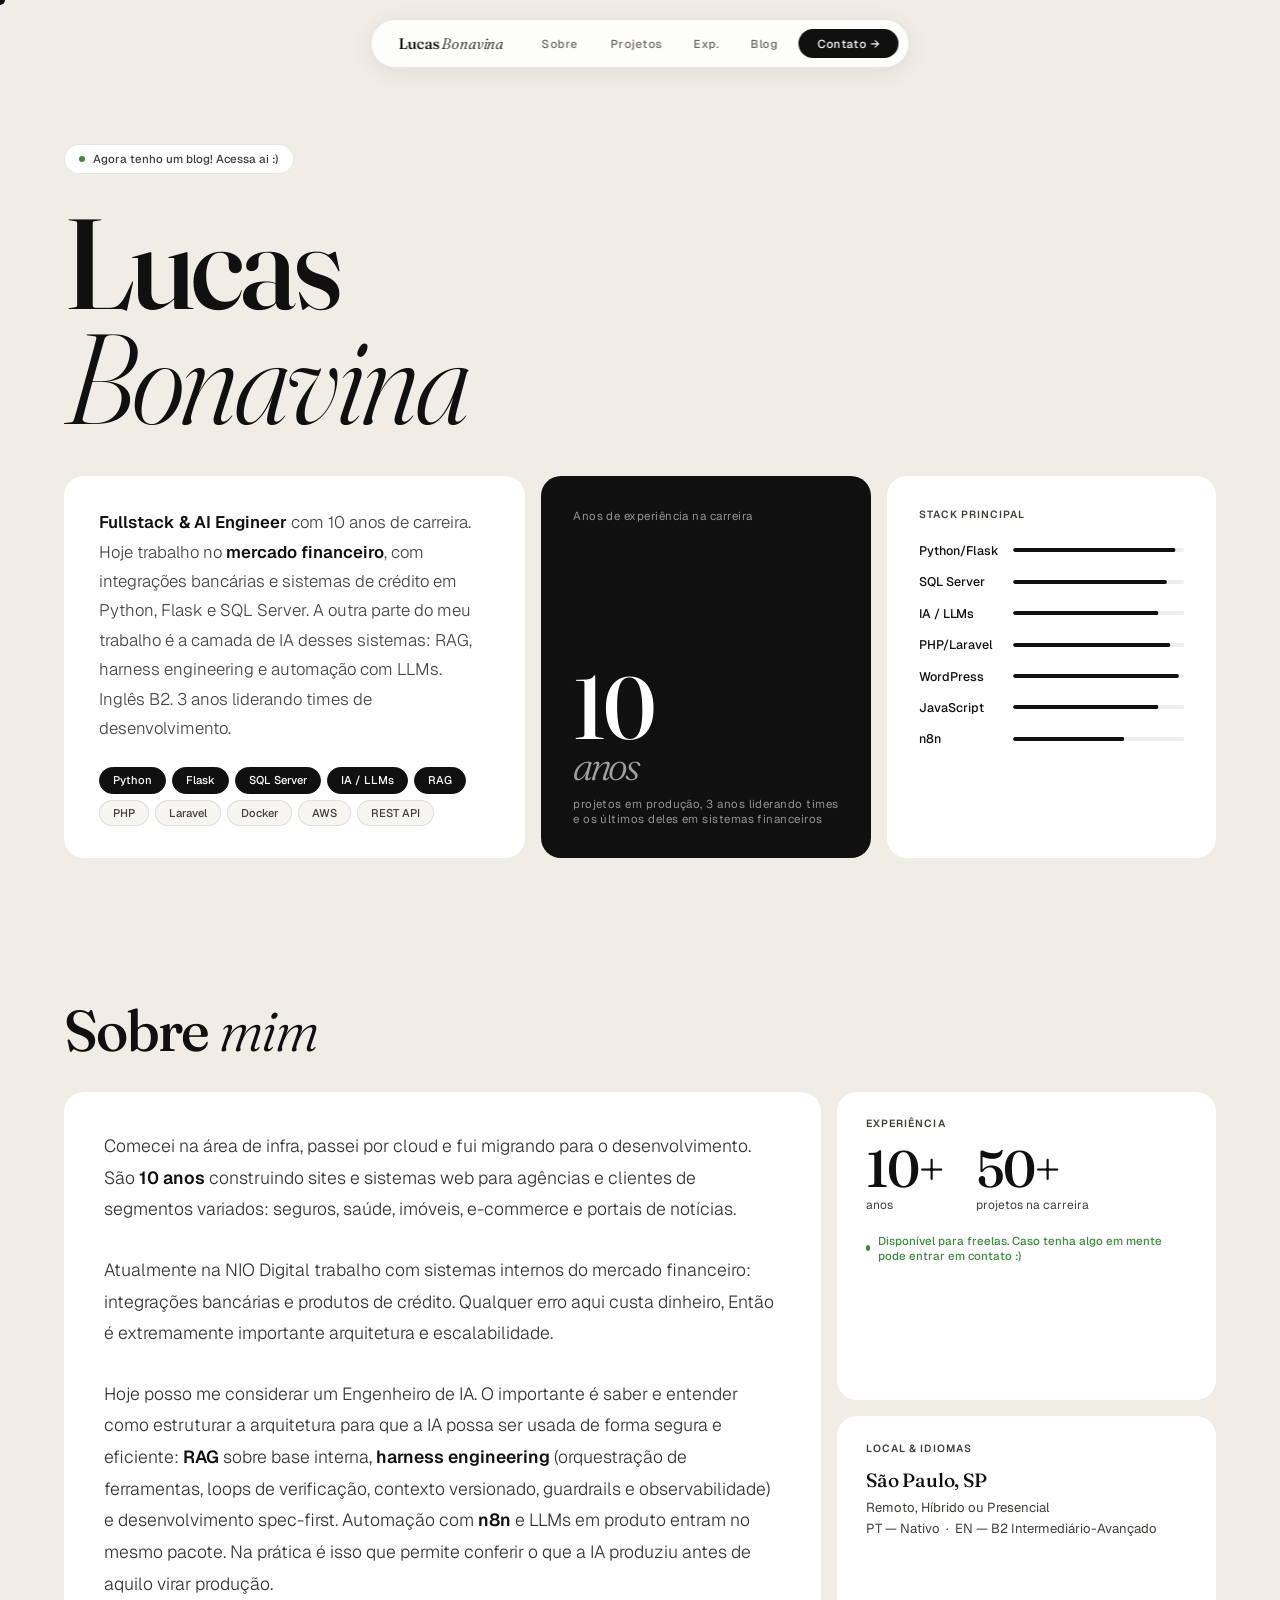
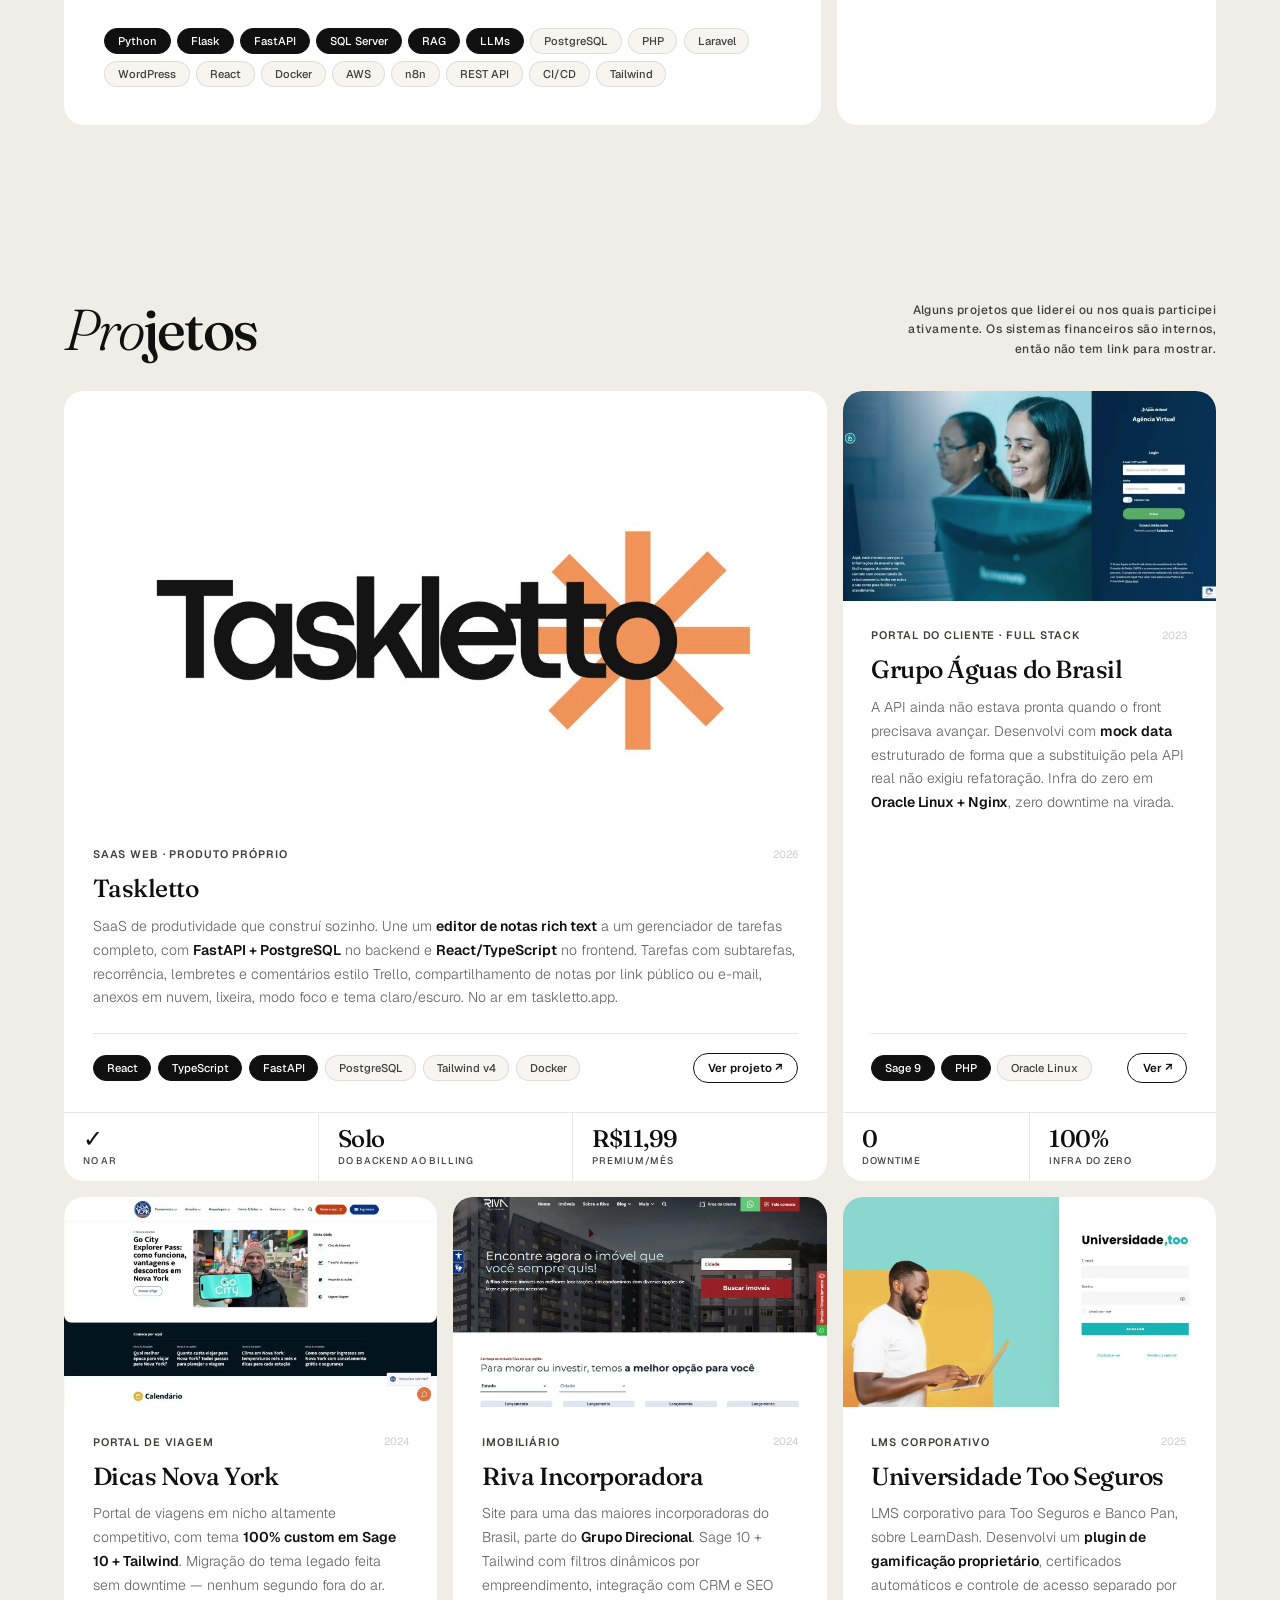
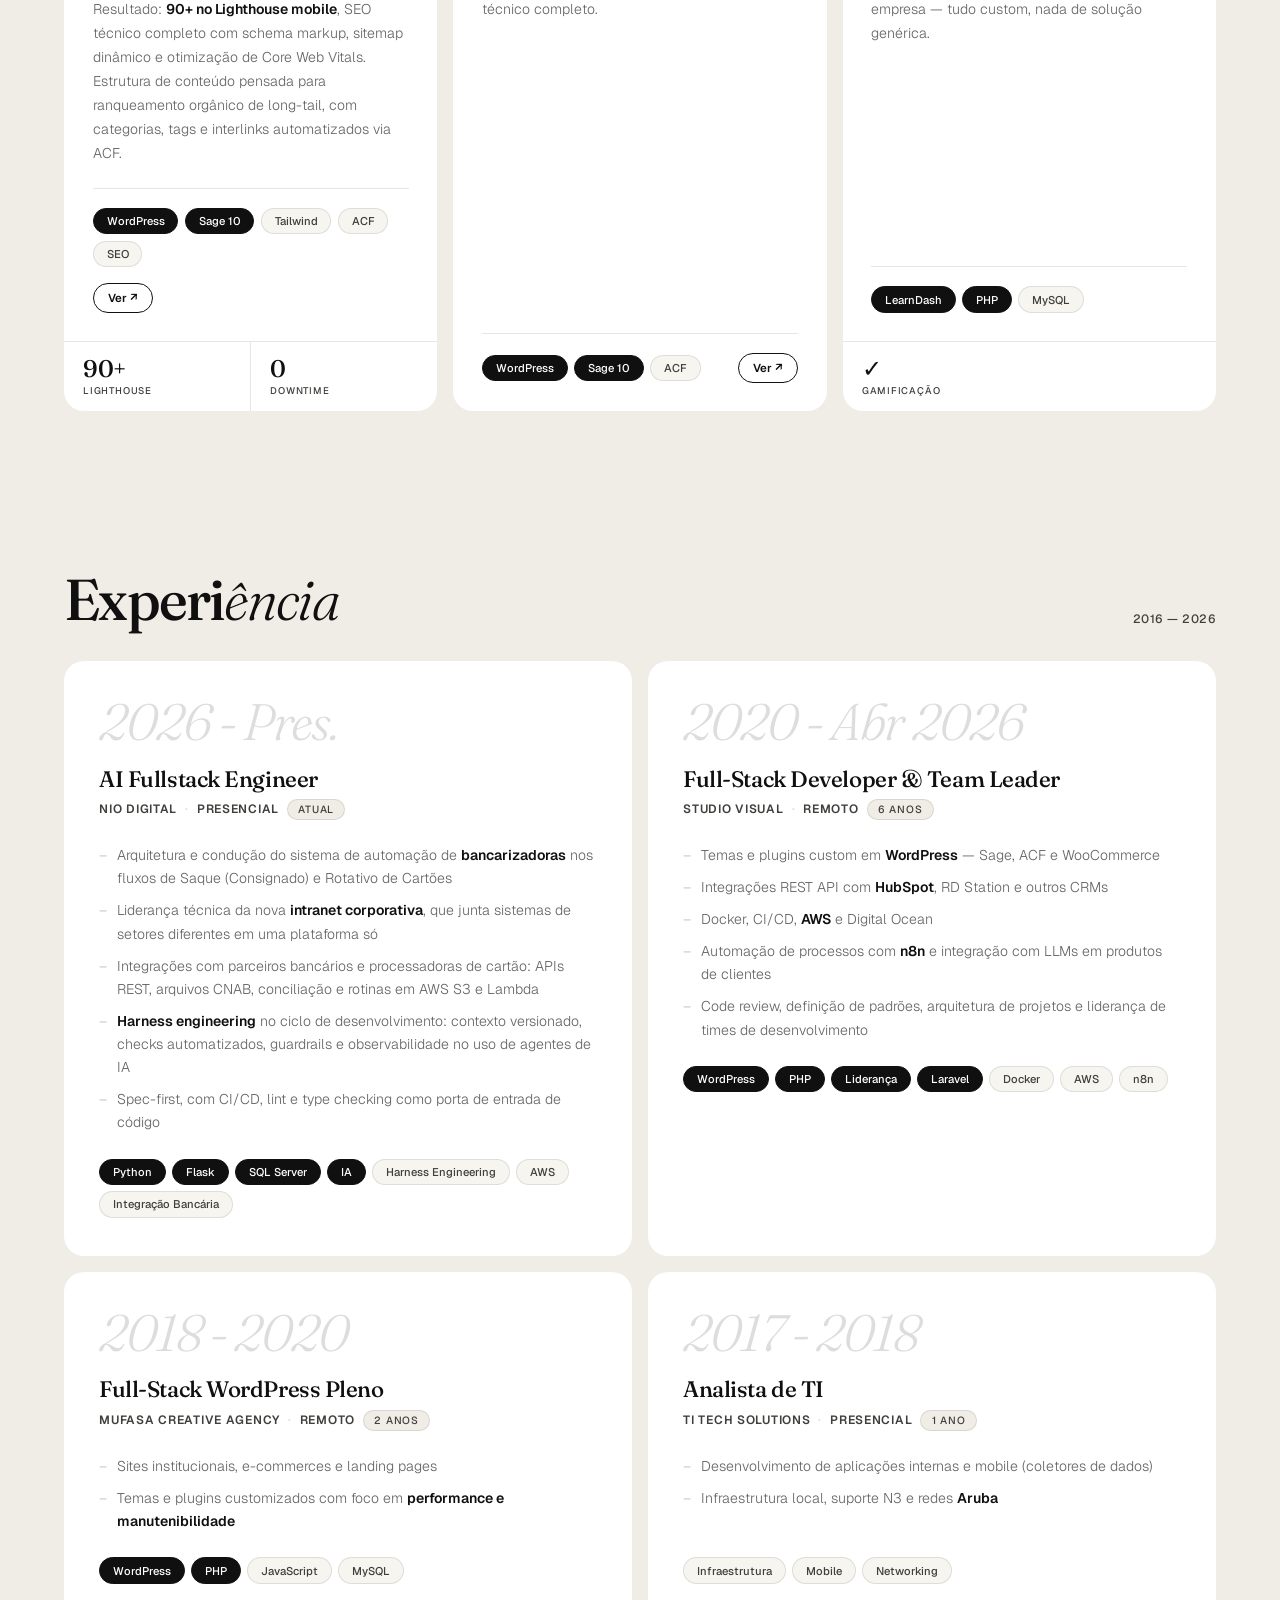
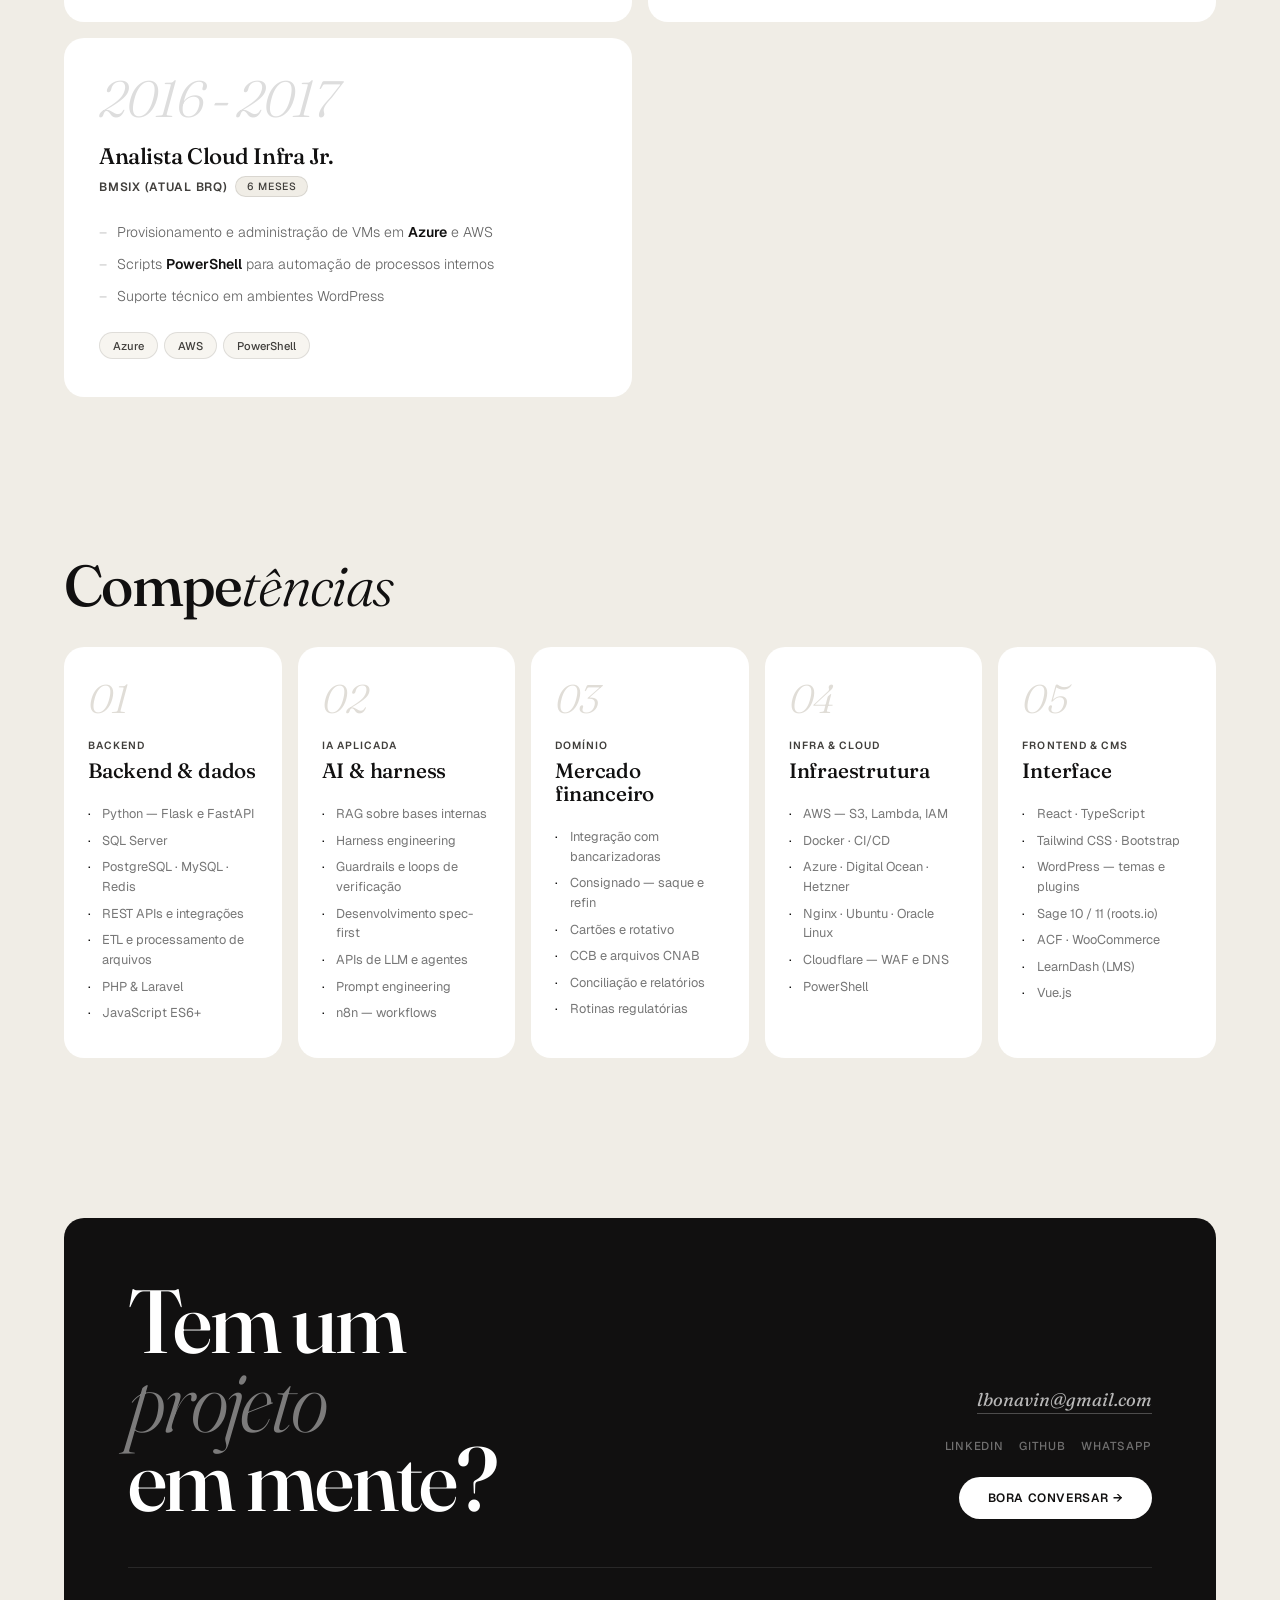
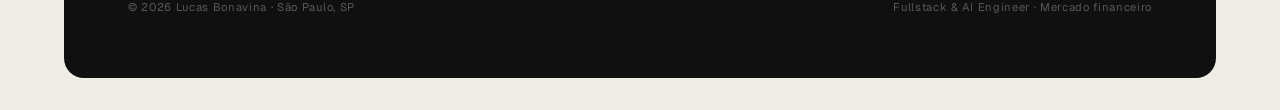
<file: index.html>
<!DOCTYPE html>
<html lang="pt-BR">
<head>
<meta charset="UTF-8">
<meta name="viewport" content="width=device-width, initial-scale=1.0">

<!-- ── SEO Básico ── -->
<title>Lucas Bonavina — Fullstack & AI Engineer | Python, Flask & Integrações Bancárias</title>
<meta name="description" content="Fullstack & AI Engineer com 10 anos de experiência. Integrações bancárias, consignado e cartões. Também trabalho com RAG, LLMs e harness engineering.">
<meta name="keywords" content="Fullstack Engineer, AI Engineer, Python, Flask, FastAPI, SQL Server, RAG, LLMs, integrações bancárias, fintech, consignado, Docker, AWS, São Paulo">
<meta name="author" content="Lucas Bonavina">
<meta name="robots" content="index, follow">
<link rel="canonical" href="https://lucasbonavina.win/">

<!-- ── Open Graph (LinkedIn, Facebook, WhatsApp) ── -->
<meta property="og:type" content="website">
<meta property="og:url" content="https://lucasbonavina.win/">
<meta property="og:title" content="Lucas Bonavina — Fullstack & AI Engineer">
<meta property="og:description" content="10 anos construindo software. Hoje no mercado financeiro: integrações bancárias, consignado e cartões, mais a parte de IA dos sistemas.">
<meta property="og:image" content="https://lucasbonavina.win/og-image.jpg">
<meta property="og:locale" content="pt_BR">
<meta property="og:site_name" content="Lucas Bonavina">

<!-- ── Twitter / X Card ── -->
<meta name="twitter:card" content="summary_large_image">
<meta name="twitter:title" content="Lucas Bonavina — Fullstack & AI Engineer">
<meta name="twitter:description" content="10 anos de carreira. Integrações bancárias, sistemas de crédito e IA aplicada a produto.">
<meta name="twitter:image" content="https://lucasbonavina.win/og-image.jpg">

<!-- ── Schema.org (Rich Results no Google) ── -->
<script type="application/ld+json">
{
  "@context": "https://schema.org",
  "@type": "Person",
  "name": "Lucas Bonavina",
  "jobTitle": "Fullstack & AI Engineer",
  "url": "https://lucasbonavina.win/",
  "email": "lbonavin@gmail.com",
  "address": {
    "@type": "PostalAddress",
    "addressLocality": "São Paulo",
    "addressRegion": "SP",
    "addressCountry": "BR"
  },
  "sameAs": [
    "https://www.linkedin.com/in/lbonavina/",
    "https://github.com/lbonavina"
  ],
  "knowsAbout": ["Python", "Flask", "FastAPI", "SQL Server", "PostgreSQL", "PHP", "Laravel", "Docker", "AWS", "LLMs", "RAG", "Integrações bancárias", "Consignado", "CNAB"]
}
</script>

<!-- ── Favicon ── -->
<link rel="icon" type="image/png" href="favicon.png">
<link rel="preload" as="image" href="projetos/taskletto.webp" fetchpriority="high">

<!-- Preconnect mantém -->
<link rel="preconnect" href="https://fonts.googleapis.com">
<link rel="preconnect" href="https://fonts.gstatic.com" crossorigin>

<!-- Troque o <link> normal por media=print + onload -->
<link
  rel="stylesheet"
  href="https://fonts.googleapis.com/css2?family=Fraunces:ital,opsz,wght@0,9..144,300;0,9..144,500;0,9..144,700;1,9..144,300;1,9..144,500;1,9..144,700&family=Geist:wght@300;400;500;600&display=swap"
  media="print"
  onload="this.media='all'"
>
<!-- Fallback para JS desativado -->
<noscript>
  <link rel="stylesheet" href="https://fonts.googleapis.com/css2?family=Fraunces:ital,opsz,wght@0,9..144,300;0,9..144,500;0,9..144,700;1,9..144,300;1,9..144,500;1,9..144,700&family=Geist:wght@300;400;500;600&display=swap">
</noscript>

<style>
  *, *::before, *::after { margin: 0; padding: 0; box-sizing: border-box; }

:root {
  --ink:    #111010;
  --paper:  #f0ede6;
  --card:   #ffffff;
  --card2:  #f7f5f0;
  --muted:  #413f3c;
  --rule:   rgba(17,16,16,.1);
  --serif:  'Fraunces', Georgia, serif;
  --sans:   'Geist', sans-serif;
  --r:      20px;
  --r-sm:   12px;
}

html { scroll-behavior: smooth; }

body {
  font-family: var(--sans);
  background: var(--paper);
  color: var(--ink);
  overflow-x: hidden;
  cursor: none;
}

/* ── CURSOR ── */
#cur {
  position: fixed;
  width: 10px; height: 10px;
  background: var(--ink);
  border-radius: 50%;
  pointer-events: none;
  z-index: 9000;
  transform: translate(-50%,-50%);
  transition: width .22s, height .22s, background .22s;
}
.hovering #cur {
  width: 46px; height: 46px;
  background: transparent;
  border: 1.5px solid var(--ink);
}

/* ── NAV ── */
nav {
  position: fixed;
  top: 1.2rem; left: 50%;
  transform: translateX(-50%);
  z-index: 800;
  display: flex;
  align-items: center;
  gap: 0;
  background: rgba(255,255,255,.85);
  backdrop-filter: blur(20px);
  border: 1px solid var(--rule);
  border-radius: 100px;
  padding: .55rem .6rem;
  opacity: 0;
  animation: fi .5s ease 2.6s forwards;
  box-shadow: 0 4px 24px rgba(17,16,16,.07);
}
.nav-logo {
  font-family: var(--serif);
  font-size: .95rem;
  font-weight: 500;
  padding: .3rem 1.1rem;
  margin-right: .3rem;
  letter-spacing: -.01em;
}
.nav-logo em { font-style: italic; font-weight: 300; }
nav a {
  font-size: .72rem;
  font-weight: 500;
  letter-spacing: .04em;
  color: #6b6864;
  text-decoration: none;
  padding: .45rem 1rem;
  border-radius: 100px;
  transition: color .2s, background .2s;
  white-space: nowrap;
}
nav a:hover { color: var(--ink); background: var(--paper); }
nav a.cta {
  background: var(--ink);
  color: #fff;
  margin-left: .3rem;
  padding: .45rem 1.2rem;
}
nav a.cta:hover { background: #333; color: #fff; }

/* ── LAYOUT ── */
.page { max-width: 1200px; margin: 0 auto; padding: 0 1.5rem; }

/* ── HERO ── */
.hero {
  padding-top: 9rem;
  padding-bottom: 4rem;
}

.hero-eyebrow {
  display: flex;
  align-items: center;
  gap: .6rem;
  margin-bottom: 2rem;
  opacity: 0;
  animation: fi .5s ease .15s forwards;
}
.hero-pill {
  display: inline-flex;
  align-items: center;
  gap: .5rem;
  padding: .4rem .9rem;
  background: var(--card);
  border: 1px solid var(--rule);
  border-radius: 100px;
  font-size: .72rem;
  font-weight: 500;
  color: var(--muted);
}
.dot-green {
  width: 6px; height: 6px;
  border-radius: 50%;
  background: #3d8c3d;
  animation: pg 2s ease infinite;
}
@keyframes pg { 0%,100%{box-shadow:0 0 0 0 rgba(61,140,61,.4)}50%{box-shadow:0 0 0 5px rgba(61,140,61,0)} }

.hero-name {
  font-family: var(--serif);
  font-size: clamp(4.5rem, 10vw, 9.5rem);
  font-weight: 500;
  line-height: .9;
  letter-spacing: -.03em;
  margin-bottom: 2.5rem;
}
.hero-name .row { overflow: hidden; display: block; }
.hero-name .w {
  display: block;
  transform: translateY(105%);
  animation: rise .95s cubic-bezier(.16,1,.3,1) forwards;
}
.hero-name .row:nth-child(1) .w { animation-delay: .3s; }
.hero-name .row:nth-child(2) .w { animation-delay: .45s; font-style: italic; font-weight: 300; }

.hero-grid {
  display: grid;
  grid-template-columns: 1.4fr 1fr 1fr;
  gap: 1rem;
  opacity: 0;
  animation: up .65s ease 1.1s forwards;
}

.hero-bio {
  background: var(--card);
  border-radius: var(--r);
  padding: 2rem 2.2rem;
  display: flex;
  flex-direction: column;
  justify-content: space-between;
  gap: 1.5rem;
}
.hero-bio p {
  font-size: 1.05rem;
  line-height: 1.75;
  color: #444;
  font-weight: 300;
}
.hero-bio p strong { font-weight: 600; color: var(--ink); }
.hero-bio-foot {
  display: flex;
  align-items: center;
  justify-content: space-between;
  flex-wrap: wrap;
  gap: .8rem;
}
.role-tag {
  font-size: .72rem;
  font-weight: 500;
  color: var(--muted);
  letter-spacing: .04em;
}

.hero-stat {
  background: var(--ink);
  border-radius: var(--r);
  padding: 2rem 2rem;
  display: flex;
  flex-direction: column;
  justify-content: space-between;
  color: #fff;
}
.hero-stat .num {
  font-family: var(--serif);
  font-size: 5.5rem;
  font-weight: 500;
  line-height: .85;
  letter-spacing: -.04em;
}
.hero-stat .num em { font-style: italic; font-weight: 300; font-size: 2.5rem; display: block; margin-top: .3rem; opacity: .6; }
.hero-stat .lbl { font-size: .72rem; font-weight: 400; opacity: .55; letter-spacing: .04em; }

.hero-stack {
  background: var(--card);
  border-radius: var(--r);
  padding: 2rem 2rem;
}
.hero-stack .slabel {
  font-size: .65rem;
  font-weight: 600;
  letter-spacing: .1em;
  text-transform: uppercase;
  color: var(--muted);
  margin-bottom: 1.3rem;
}
.stack-items {
  display: flex;
  flex-direction: column;
  gap: .9rem;
}
.si-row { display: flex; align-items: center; gap: .9rem; }
.si-name { font-size: .78rem; font-weight: 500; color: var(--ink); width: 80px; flex-shrink: 0; }
.si-track {
  flex: 1; height: 4px;
  background: #eee;
  border-radius: 99px;
  overflow: hidden;
}
.si-fill {
  height: 100%;
  background: var(--ink);
  border-radius: 99px;
  transform: scaleX(0); transform-origin: left;
  transition: transform .85s cubic-bezier(.16,1,.3,1);
}

/* ── CHIPS ── */
.chips { display: flex; flex-wrap: wrap; gap: .4rem; }
.chip {
  font-size: .7rem;
  font-weight: 500;
  padding: .32rem .8rem;
  border-radius: 100px;
  border: 1px solid var(--rule);
  background: var(--card2);
  color: var(--muted);
  cursor: default;
  transition: background .2s, color .2s, border-color .2s;
}
.chip:hover, .chip.on { background: var(--ink); color: #fff; border-color: var(--ink); }

/* ── SECTION HEADER ── */
.s-header {
  display: flex;
  align-items: flex-end;
  justify-content: space-between;
  margin-bottom: 2rem;
  gap: 2rem;
}
.s-title {
  font-family: var(--serif);
  font-size: clamp(2.2rem, 4.5vw, 3.8rem);
  font-weight: 500;
  letter-spacing: -.03em;
  line-height: 1;
}
.s-title em { font-style: italic; font-weight: 300; }
.s-sub {
  font-size: .75rem;
  font-weight: 500;
  color: var(--muted);
  letter-spacing: .04em;
  text-align: right;
  max-width: 340px;
  line-height: 1.6;
}

/* ── SECTION SPACING ── */
.section { padding: 5rem 0; }

/* ── ABOUT CARDS ── */
.about-grid {
  display: grid;
  grid-template-columns: 2fr 1fr;
  grid-template-rows: auto auto;
  gap: 1rem;
}
.about-main {
  background: var(--card);
  border-radius: var(--r);
  padding: 2.4rem 2.5rem;
}
.about-main p {
  font-size: 1.1rem;
  line-height: 1.8;
  color: #333;
  font-weight: 300;
  margin-bottom: 1.8rem;
}
.about-main p strong { font-weight: 600; color: var(--ink); }

.about-side {
  display: flex;
  flex-direction: column;
  gap: 1rem;
}

.mini-card {
  background: var(--card);
  border-radius: var(--r);
  padding: 1.6rem 1.8rem;
  flex: 1;
}
.mini-card .mc-label {
  font-size: .65rem;
  font-weight: 600;
  letter-spacing: .1em;
  text-transform: uppercase;
  color: var(--muted);
  margin-bottom: .8rem;
}

.stat-pair { display: flex; gap: 2rem; }
.stat-item .stat-n {
  font-family: var(--serif);
  font-size: 3.2rem;
  font-weight: 500;
  line-height: 1;
  letter-spacing: -.03em;
}
.stat-item .stat-l { font-size: .75rem; color: var(--muted); margin-top: .2rem; font-weight: 400; }

/* ── PROJECTS ── */
.proj-grid {
  display: grid;
  grid-template-columns: repeat(3, 1fr);
  gap: 1rem;
}

.proj-card {
  background: var(--card);
  border-radius: var(--r);
  overflow: hidden;
  display: flex;
  flex-direction: column;
  transition: transform .3s cubic-bezier(.16,1,.3,1), box-shadow .3s;
}
.proj-card:hover {
  transform: translateY(-4px);
  box-shadow: 0 16px 48px rgba(17,16,16,.1);
}

.proj-card--featured {
  grid-column: span 2;
}

.proj-img {
  width: 100%;
  aspect-ratio: 16/9;
  overflow: hidden;
  background: #e8e4dc;
  position: relative;
  flex-shrink: 0;
}
.proj-img img {
  width: 100%; height: 100%;
  object-fit: cover; object-position: top;
  transition: transform .5s cubic-bezier(.16,1,.3,1), filter .4s;
  filter: grayscale(15%);
}
.proj-card:hover .proj-img img { transform: scale(1.04); filter: grayscale(0%); }

.proj-body {
  padding: 1.7rem 1.8rem 1.8rem;
  display: flex;
  flex-direction: column;
  flex: 1;
}
.proj-meta {
  display: flex;
  align-items: center;
  gap: .6rem;
  margin-bottom: .9rem;
}
.proj-cat {
  font-size: .68rem;
  font-weight: 600;
  letter-spacing: .08em;
  text-transform: uppercase;
  color: var(--muted);
}
.proj-year {
  font-size: .65rem;
  color: #ccc;
  margin-left: auto;
  font-weight: 400;
}
.proj-title {
  font-family: var(--serif);
  font-size: 1.55rem;
  font-weight: 500;
  letter-spacing: -.02em;
  line-height: 1.1;
  margin-bottom: .75rem;
  transition: font-style .2s;
}
.proj-card:hover .proj-title { font-style: italic; }
.proj-desc {
  font-size: .88rem;
  line-height: 1.7;
  color: #666;
  font-weight: 300;
  flex: 1;
  margin-bottom: 1.4rem;
}
.proj-desc strong { font-weight: 600; color: var(--ink); }

.proj-foot {
  display: flex;
  align-items: center;
  justify-content: space-between;
  padding-top: 1.2rem;
  border-top: 1px solid var(--rule);
  gap: 1rem;
  flex-wrap: wrap;
}
.proj-link {
  display: inline-flex;
  align-items: center;
  gap: .35rem;
  font-size: .72rem;
  font-weight: 600;
  color: var(--ink);
  text-decoration: none;
  padding: .4rem .9rem;
  border: 1.5px solid var(--ink);
  border-radius: 100px;
  transition: background .2s, color .2s;
  flex-shrink: 0;
}
.proj-link:hover { background: var(--ink); color: #fff; }

/* stats row inside featured card */
.proj-stats {
  display: flex;
  border-top: 1px solid var(--rule);
  margin-top: auto;
}
.ps { flex: 1; padding: .9rem 1.2rem; border-right: 1px solid var(--rule); }
.ps:last-child { border-right: none; }
.ps-val {
  font-family: var(--serif);
  font-size: 1.5rem;
  font-weight: 500;
  line-height: 1;
  letter-spacing: -.02em;
}
.ps-key { font-size: .6rem; font-weight: 500; letter-spacing: .08em; text-transform: uppercase; color: var(--muted); margin-top: .2rem; }

/* ── EXPERIENCE ── */
.xp-grid {
  display: grid;
  grid-template-columns: repeat(2, 1fr);
  gap: 1rem;
}

.xp-card {
  background: var(--card);
  border-radius: var(--r);
  padding: 2.2rem 2.2rem 2.4rem;
  display: flex;
  flex-direction: column;
  gap: 0;
  transition: background .25s;
}
.xp-card:hover { background: #f9f8f5; }

.xp-period {
  font-family: var(--serif);
  font-size: 3.2rem;
  font-weight: 300;
  font-style: italic;
  color: #ddd;
  line-height: 1;
  letter-spacing: -.03em;
  margin-bottom: 1.2rem;
  transition: color .3s;
}
.xp-card:hover .xp-period { color: #bbb; }

.xp-role {
  font-family: var(--serif);
  font-size: 1.4rem;
  font-weight: 500;
  letter-spacing: -.02em;
  line-height: 1.15;
  margin-bottom: .4rem;
}
.xp-company {
  font-size: .75rem;
  font-weight: 600;
  letter-spacing: .06em;
  text-transform: uppercase;
  color: var(--muted);
  margin-bottom: 1.5rem;
  display: flex;
  align-items: center;
  gap: .5rem;
  flex-wrap: wrap;
}
.xp-dur {
  font-size: .65rem;
  font-weight: 500;
  padding: .2rem .65rem;
  background: var(--paper);
  border-radius: 100px;
  color: var(--muted);
  border: 1px solid var(--rule);
}

.xp-list { list-style: none; display: flex; flex-direction: column; gap: .55rem; margin-bottom: 1.5rem; }
.xp-list li {
  font-size: .88rem;
  line-height: 1.65;
  color: #666;
  font-weight: 300;
  padding-left: 1.1rem;
  position: relative;
}
.xp-list li::before { content: '–'; position: absolute; left: 0; color: #bbb; }
.xp-list li strong { font-weight: 600; color: var(--ink); }

/* ── SKILLS ── */
.skills-grid {
  display: grid;
  grid-template-columns: repeat(5, 1fr);
  gap: 1rem;
}
.sk-card {
  background: var(--card);
  border-radius: var(--r);
  padding: 2rem 1.5rem 2.2rem;
  transition: background .25s, transform .25s;
}
.sk-card:hover { background: var(--ink); transform: translateY(-3px); }
.sk-card:hover * { color: #fff !important; border-color: rgba(255,255,255,.15) !important; }
.sk-card:hover .sk-num { opacity: .12; }

.sk-num {
  font-family: var(--serif);
  font-size: 2.5rem;
  font-style: italic;
  font-weight: 300;
  color: #e0ddd7;
  line-height: 1;
  margin-bottom: 1.3rem;
  letter-spacing: -.02em;
  transition: color .25s, opacity .25s;
}
.sk-cat { font-size: .65rem; font-weight: 600; letter-spacing: .1em; text-transform: uppercase; color: var(--muted); margin-bottom: .5rem; transition: color .25s; }
.sk-name { font-family: var(--serif); font-size: 1.3rem; font-weight: 500; color: var(--ink); margin-bottom: 1.3rem; letter-spacing: -.01em; line-height: 1.1; transition: color .25s; }
.sk-list { list-style: none; display: flex; flex-direction: column; gap: .42rem; }
.sk-list li { font-size: .8rem; line-height: 1.55; color: #777; padding-left: .9rem; position: relative; transition: color .25s; }
.sk-list li::before { content: '·'; position: absolute; left: 0; color: var(--ink); transition: color .25s; }

/* ── CONTACT ── */
.contact-card {
  background: var(--ink);
  border-radius: var(--r);
  padding: 4rem;
  display: grid;
  grid-template-columns: 1fr auto;
  gap: 3rem;
  align-items: end;
}
.contact-head {
  font-family: var(--serif);
  font-size: clamp(3rem, 7vw, 7rem);
  font-weight: 500;
  line-height: .88;
  letter-spacing: -.03em;
  color: #fff;
}
.contact-head em { font-style: italic; font-weight: 300; opacity: .45; }

.contact-right {
  display: flex;
  flex-direction: column;
  align-items: flex-end;
  gap: 1.5rem;
}
.contact-mail {
  font-family: var(--serif);
  font-style: italic;
  font-size: 1.15rem;
  color: rgba(255,255,255,.7);
  text-decoration: none;
  border-bottom: 1px solid rgba(255,255,255,.25);
  padding-bottom: 2px;
  transition: color .2s, border-color .2s;
}
.contact-mail:hover { color: #fff; border-color: #fff; }

.contact-socs { display: flex; gap: 1rem; }
.contact-soc {
  font-size: .72rem;
  font-weight: 500;
  letter-spacing: .06em;
  text-transform: uppercase;
  color: rgba(255,255,255,.4);
  text-decoration: none;
  transition: color .2s;
}
.contact-soc:hover { color: #fff; }

.btn-white {
  display: inline-flex;
  align-items: center;
  gap: .4rem;
  padding: .8rem 1.8rem;
  background: #fff;
  color: var(--ink);
  font-size: .75rem;
  font-weight: 600;
  letter-spacing: .05em;
  text-transform: uppercase;
  text-decoration: none;
  border-radius: 100px;
  transition: background .2s, transform .2s;
}
.btn-white:hover { background: #e8e8e8; transform: translateY(-1px); }

.contact-footer {
  display: flex;
  align-items: center;
  justify-content: space-between;
  padding-top: 2rem;
  border-top: 1px solid rgba(255,255,255,.1);
  margin-top: 0;
}
.cf-copy { font-size: .7rem; color: rgba(255,255,255,.3); letter-spacing: .06em; }

/* ── SCROLL REVEAL ── */
.rv { opacity: 0; transform: translateY(20px); transition: opacity .55s ease, transform .55s ease; }
.rv.on { opacity: 1; transform: none; }
.d1{transition-delay:.08s} .d2{transition-delay:.16s} .d3{transition-delay:.24s} .d4{transition-delay:.32s}

@keyframes fi   { from{opacity:0} to{opacity:1} }
@keyframes rise { to{transform:translateY(0)} }
@keyframes up   { from{opacity:0;transform:translateY(14px)} to{opacity:1;transform:none} }

/* ── RESPONSIVE ── */
@media(max-width:1180px){
  .skills-grid { grid-template-columns: repeat(3, 1fr); }
}
@media(max-width:1024px){
  .hero-grid { grid-template-columns: 1fr 1fr; }
  .hero-stack { grid-column: span 2; }
  .proj-grid { grid-template-columns: 1fr 1fr; }
  .proj-card--featured { grid-column: span 2; }
  .skills-grid { grid-template-columns: 1fr 1fr; }
  .about-grid { grid-template-columns: 1fr; }
  .about-side { flex-direction: row; }
}
@media(max-width:768px){
  .hero-grid { grid-template-columns: 1fr; }
  .hero-stack { grid-column: span 1; }
  .proj-grid, .xp-grid { grid-template-columns: 1fr; }
  .proj-card--featured { grid-column: span 1; }
  .skills-grid { grid-template-columns: 1fr 1fr; }
  .contact-card { grid-template-columns: 1fr; gap: 2rem; }
  .contact-right { align-items: flex-start; }
  .about-side { flex-direction: column; }
  .s-header { flex-direction: column; align-items: flex-start; gap: .8rem; }
  .s-sub { text-align: left; max-width: none; }
  nav .nav-logo { display: none; }
  nav a:not(.cta) { padding: .4rem .7rem; font-size: .68rem; }
}
@media(max-width:480px){
  .skills-grid { grid-template-columns: 1fr; }
  .hero-name { font-size: clamp(3.5rem, 14vw, 6rem); }
  nav { top: .8rem; }
}
</style>

</head>
<body>

<div id="cur"></div>

<!-- NAV -->
<nav>
  <div class="nav-logo">Lucas <em>Bonavina</em></div>
  <a href="#sobre">Sobre</a>
  <a href="#projetos">Projetos</a>
  <a href="#experiencia">Exp.</a>
  <a href="https://blog.lucasbonavina.win">Blog</a>
  <a href="#contato" class="cta">Contato →</a>
</nav>

<main>

<!-- ══════════ HERO ══════════ -->
<div class="page">
  <div class="hero">
    <div class="hero-eyebrow">
      <div class="hero-pill">
        <div class="dot-green"></div>
        Agora tenho um blog! Acessa ai :)
      </div>
    </div>

    <div class="hero-name">
      <span class="row"><span class="w">Lucas</span></span>
      <span class="row"><span class="w">Bonavina</span></span>
    </div>

    <div class="hero-grid">

      <div class="hero-bio">
        <p><strong>Fullstack & AI Engineer</strong> com 10 anos de carreira. Hoje trabalho no <strong>mercado financeiro</strong>, com integrações bancárias e sistemas de crédito em Python, Flask e SQL Server. A outra parte do meu trabalho é a camada de IA desses sistemas: RAG, harness engineering e automação com LLMs. Inglês B2. 3 anos liderando times de desenvolvimento.</p>
        <div class="hero-bio-foot">
          <div class="chips">
            <span class="chip on">Python</span>
            <span class="chip on">Flask</span>
            <span class="chip on">SQL Server</span>
            <span class="chip on">IA / LLMs</span>
            <span class="chip on">RAG</span>
            <span class="chip">PHP</span>
            <span class="chip">Laravel</span>
            <span class="chip">Docker</span>
            <span class="chip">AWS</span>
            <span class="chip">REST API</span>
          </div>
        </div>
      </div>

      <div class="hero-stat">
        <div class="lbl">Anos de experiência na carreira</div>
        <div>
          <div class="num">10<em>anos</em></div>
          <div class="lbl" style="margin-top:.8rem">projetos em produção, 3 anos liderando times e os últimos deles em sistemas financeiros</div>
        </div>
      </div>

      <div class="hero-stack">
        <div class="slabel">Stack principal</div>
        <div class="stack-items" id="stackEl">
          <div class="si-row"><span class="si-name">Python/Flask</span><div class="si-track"><div class="si-fill" data-w=".95"></div></div></div>
          <div class="si-row"><span class="si-name">SQL Server</span><div class="si-track"><div class="si-fill" data-w=".90"></div></div></div>
          <div class="si-row"><span class="si-name">IA / LLMs</span><div class="si-track"><div class="si-fill" data-w=".85"></div></div></div>
          <div class="si-row"><span class="si-name">PHP/Laravel</span><div class="si-track"><div class="si-fill" data-w=".92"></div></div></div>
          <div class="si-row"><span class="si-name">WordPress</span><div class="si-track"><div class="si-fill" data-w=".97"></div></div></div>
          <div class="si-row"><span class="si-name">JavaScript</span><div class="si-track"><div class="si-fill" data-w=".85"></div></div></div>
          <div class="si-row"><span class="si-name">n8n</span><div class="si-track"><div class="si-fill" data-w=".65"></div></div></div>
        </div>
      </div>

    </div>
  </div>
</div>

<!-- ══════════ SOBRE ══════════ -->
<section id="sobre" class="section">
  <div class="page">
    <div class="s-header rv">
      <h2 class="s-title">Sobre <em>mim</em></h2>
    </div>

    <div class="about-grid rv">

      <div class="about-main">
        <p>Comecei na área de infra, passei por cloud e fui migrando para o desenvolvimento. São <strong>10 anos</strong> construindo sites e sistemas web para agências e clientes de segmentos variados: seguros, saúde, imóveis, e-commerce e portais de notícias.</p>
        <p>Atualmente na NIO Digital trabalho com sistemas internos do mercado financeiro: integrações bancárias e produtos de crédito. Qualquer erro aqui custa dinheiro, Então é extremamente importante arquitetura e escalabilidade.</p>
        <p>Hoje posso me considerar um Engenheiro de IA. O importante é saber e entender como estruturar a arquitetura para que a IA possa ser usada de forma segura e eficiente: <strong>RAG</strong> sobre base interna, <strong>harness engineering</strong> (orquestração de ferramentas, loops de verificação, contexto versionado, guardrails e observabilidade) e desenvolvimento spec-first. Automação com <strong>n8n</strong> e LLMs em produto entram no mesmo pacote. Na prática é isso que permite conferir o que a IA produziu antes de aquilo virar produção.</p>
        <div class="chips" style="margin-top:1.8rem">
          <span class="chip on">Python</span><span class="chip on">Flask</span><span class="chip on">FastAPI</span><span class="chip on">SQL Server</span><span class="chip on">RAG</span><span class="chip on">LLMs</span><span class="chip">PostgreSQL</span><span class="chip">PHP</span><span class="chip">Laravel</span><span class="chip">WordPress</span><span class="chip">React</span><span class="chip">Docker</span><span class="chip">AWS</span><span class="chip">n8n</span><span class="chip">REST API</span><span class="chip">CI/CD</span><span class="chip">Tailwind</span>
        </div>
      </div>

      <div class="about-side">
        <div class="mini-card">
          <div class="mc-label">Experiência</div>
          <div class="stat-pair">
            <div class="stat-item"><div class="stat-n">10+</div><div class="stat-l">anos</div></div>
            <div class="stat-item"><div class="stat-n">50+</div><div class="stat-l">projetos na carreira</div></div>
          </div>
          <div class="avail-row" style="display:flex;align-items:center;gap:.5rem;margin-top:1.2rem;font-size:.72rem;font-weight:500;color:#3d8c3d">
            <div class="dot-green"></div> Disponível para freelas. Caso tenha algo em mente pode entrar em contato :)
          </div>
        </div>
        <div class="mini-card">
          <div class="mc-label">Local & Idiomas</div>
          <div style="font-family:var(--serif);font-size:1.2rem;font-weight:500;letter-spacing:-.01em;margin-bottom:.3rem">São Paulo, SP</div>
          <div style="font-size:.82rem;color:var(--muted);line-height:1.65">Remoto, Híbrido ou Presencial<br>PT — Nativo &nbsp;·&nbsp; EN — B2 Intermediário-Avançado</div>
        </div>
      </div>

    </div>
  </div>
</section>

<!-- ══════════ PROJETOS ══════════ -->
<section id="projetos" class="section">
  <div class="page">
    <div class="s-header rv">
      <h2 class="s-title"><em>Pro</em>jetos</h2>
      <span class="s-sub">Alguns projetos que liderei ou nos quais participei ativamente. Os sistemas financeiros são internos, então não tem link para mostrar.</span>
    </div>

    <div class="proj-grid rv">

      <!-- 01 Taskletto — featured -->
      <div class="proj-card proj-card--featured">
        <div class="proj-img"><img src="projetos/taskletto.webp" alt="Taskletto — SaaS web de notas e tarefas" fetchpriority="high" onerror="this.closest('.proj-img').style.background='#e0ddd7'"></div>
        <div class="proj-body">
          <div class="proj-meta">
            <span class="proj-cat">SaaS Web · Produto próprio</span>
            <span class="proj-year">2026</span>
          </div>
          <div class="proj-title">Taskletto</div>
          <p class="proj-desc">SaaS de produtividade que construí sozinho. Une um <strong>editor de notas rich text</strong> a um gerenciador de tarefas completo, com <strong>FastAPI + PostgreSQL</strong> no backend e <strong>React/TypeScript</strong> no frontend. Tarefas com subtarefas, recorrência, lembretes e comentários estilo Trello, compartilhamento de notas por link público ou e-mail, anexos em nuvem, lixeira, modo foco e tema claro/escuro. No ar em taskletto.app.</p>
          <div class="proj-foot">
            <div class="chips">
              <span class="chip on">React</span>
              <span class="chip on">TypeScript</span>
              <span class="chip on">FastAPI</span>
              <span class="chip">PostgreSQL</span>
              <span class="chip">Tailwind v4</span>
              <span class="chip">Docker</span>
            </div>
            <a href="https://taskletto.app" target="_blank" class="proj-link">Ver projeto ↗</a>
          </div>
        </div>
        <div class="proj-stats">
          <div class="ps"><div class="ps-val">✓</div><div class="ps-key">No ar</div></div>
          <div class="ps"><div class="ps-val">Solo</div><div class="ps-key">Do backend ao billing</div></div>
          <div class="ps"><div class="ps-val">R$11,99</div><div class="ps-key">Premium/mês</div></div>
        </div>
      </div>

      <!-- 02 GAB -->
      <div class="proj-card">
        <div class="proj-img"><img src="projetos/gab1.webp" loading="lazy" alt="Grupo Águas do Brasil — Portal do cliente" onerror="this.closest('.proj-img').style.background='#e0ddd7'"></div>
        <div class="proj-body">
          <div class="proj-meta">
            <span class="proj-cat">Portal do Cliente · Full Stack</span>
            <span class="proj-year">2023</span>
          </div>
          <div class="proj-title">Grupo Águas do Brasil</div>
          <p class="proj-desc">A API ainda não estava pronta quando o front precisava avançar. Desenvolvi com <strong>mock data</strong> estruturado de forma que a substituição pela API real não exigiu refatoração. Infra do zero em <strong>Oracle Linux + Nginx</strong>, zero downtime na virada.</p>
          <div class="proj-foot">
            <div class="chips"><span class="chip on">Sage 9</span><span class="chip on">PHP</span><span class="chip">Oracle Linux</span></div>
            <a href="https://agenciavirtual.grupoaguasdobrasil.com.br" target="_blank" class="proj-link">Ver ↗</a>
          </div>
        </div>
        <div class="proj-stats">
          <div class="ps"><div class="ps-val">0</div><div class="ps-key">Downtime</div></div>
          <div class="ps"><div class="ps-val">100%</div><div class="ps-key">Infra do zero</div></div>
        </div>
      </div>

      <!-- 03 Dicas Nova York -->
      <div class="proj-card">
        <div class="proj-img"><img src="projetos/dny.webp" alt="Dicas Nova York — Portal de viagem" loading="lazy" onerror="this.closest('.proj-img').style.background='#e0ddd7'"></div>
        <div class="proj-body">
          <div class="proj-meta">
            <span class="proj-cat">Portal de Viagem</span>
            <span class="proj-year">2024</span>
          </div>
          <div class="proj-title">Dicas Nova York</div>
          <p class="proj-desc">Portal de viagens em nicho altamente competitivo, com tema <strong>100% custom em Sage 10 + Tailwind</strong>. Migração do tema legado feita sem downtime — nenhum segundo fora do ar. Resultado: <strong>90+ no Lighthouse mobile</strong>, SEO técnico completo com schema markup, sitemap dinâmico e otimização de Core Web Vitals. Estrutura de conteúdo pensada para ranqueamento orgânico de long-tail, com categorias, tags e interlinks automatizados via ACF.</p>
          <div class="proj-foot">
            <div class="chips">
              <span class="chip on">WordPress</span>
              <span class="chip on">Sage 10</span>
              <span class="chip">Tailwind</span>
              <span class="chip">ACF</span>
              <span class="chip">SEO</span>
            </div>
            <a href="https://dicasnovayork.com.br" target="_blank" class="proj-link">Ver ↗</a>
          </div>
        </div>
        <div class="proj-stats">
          <div class="ps"><div class="ps-val">90+</div><div class="ps-key">Lighthouse</div></div>
          <div class="ps"><div class="ps-val">0</div><div class="ps-key">Downtime</div></div>
        </div>
      </div>

      <!-- 04 Riva -->
      <div class="proj-card">
        <div class="proj-img"><img src="projetos/riva1.webp" loading="lazy" alt="Riva Incorporadora — Site institucional" onerror="this.closest('.proj-img').style.background='#e0ddd7'"></div>
        <div class="proj-body">
          <div class="proj-meta">
            <span class="proj-cat">Imobiliário</span>
            <span class="proj-year">2024</span>
          </div>
          <div class="proj-title">Riva Incorporadora</div>
          <p class="proj-desc">Site para uma das maiores incorporadoras do Brasil, parte do <strong>Grupo Direcional</strong>. Sage 10 + Tailwind com filtros dinâmicos por empreendimento, integração com CRM e SEO técnico completo.</p>
          <div class="proj-foot">
            <div class="chips"><span class="chip on">WordPress</span><span class="chip on">Sage 10</span><span class="chip">ACF</span></div>
            <a href="https://www.rivaincorporadora.com.br" target="_blank" class="proj-link">Ver ↗</a>
          </div>
        </div>
      </div>

      <!-- 05 Too Seguros -->
      <div class="proj-card">
        <div class="proj-img"><img src="projetos/too1.webp" loading="lazy" alt="Universidade Too Seguros — LMS corporativo" onerror="this.closest('.proj-img').style.background='#e0ddd7'"></div>
        <div class="proj-body">
          <div class="proj-meta">
            <span class="proj-cat">LMS Corporativo</span>
            <span class="proj-year">2025</span>
          </div>
          <div class="proj-title">Universidade Too Seguros</div>
          <p class="proj-desc">LMS corporativo para Too Seguros e Banco Pan, sobre LearnDash. Desenvolvi um <strong>plugin de gamificação proprietário</strong>, certificados automáticos e controle de acesso separado por empresa — tudo custom, nada de solução genérica.</p>
          <div class="proj-foot">
            <div class="chips"><span class="chip on">LearnDash</span><span class="chip on">PHP</span><span class="chip">MySQL</span></div>
          </div>
        </div>
        <div class="proj-stats">
          <div class="ps"><div class="ps-val">✓</div><div class="ps-key">Gamificação</div></div>
        </div>
      </div>

    </div>
  </div>
</section>

<!-- ══════════ EXPERIÊNCIA ══════════ -->
<section id="experiencia" class="section">
  <div class="page">
    <div class="s-header rv">
      <h2 class="s-title">Experi<em>ência</em></h2>
      <span class="s-sub">2016 — 2026</span>
    </div>
    <div class="xp-grid rv">

      <div class="xp-card">
        <div class="xp-period">2026 - Pres.</div>
        <div class="xp-role">AI Fullstack Engineer</div>
        <div class="xp-company">NIO Digital <span style="color:#ddd">·</span> Presencial <span class="xp-dur">Atual</span></div>
        <ul class="xp-list">
          <li>Arquitetura e condução do sistema de automação de <strong>bancarizadoras</strong> nos fluxos de Saque (Consignado) e Rotativo de Cartões</li>
          <li>Liderança técnica da nova <strong>intranet corporativa</strong>, que junta sistemas de setores diferentes em uma plataforma só</li>
          <li>Integrações com parceiros bancários e processadoras de cartão: APIs REST, arquivos CNAB, conciliação e rotinas em AWS S3 e Lambda</li>
          <li><strong>Harness engineering</strong> no ciclo de desenvolvimento: contexto versionado, checks automatizados, guardrails e observabilidade no uso de agentes de IA</li>
          <li>Spec-first, com CI/CD, lint e type checking como porta de entrada de código</li>
        </ul>
        <div class="chips"><span class="chip on">Python</span><span class="chip on">Flask</span><span class="chip on">SQL Server</span><span class="chip on">IA</span><span class="chip">Harness Engineering</span><span class="chip">AWS</span><span class="chip">Integração Bancária</span></div>
      </div>

      <div class="xp-card">
        <div class="xp-period">2020 - Abr 2026</div>
        <div class="xp-role">Full-Stack Developer & Team Leader</div>
        <div class="xp-company">Studio Visual <span style="color:#ddd">·</span> Remoto <span class="xp-dur">6 anos</span></div>
        <ul class="xp-list">
          <li>Temas e plugins custom em <strong>WordPress</strong> — Sage, ACF e WooCommerce</li>
          <li>Integrações REST API com <strong>HubSpot</strong>, RD Station e outros CRMs</li>
          <li>Docker, CI/CD, <strong>AWS</strong> e Digital Ocean</li>
          <li>Automação de processos com <strong>n8n</strong> e integração com LLMs em produtos de clientes</li>
          <li>Code review, definição de padrões, arquitetura de projetos e liderança de times de desenvolvimento</li>
        </ul>
        <div class="chips"><span class="chip on">WordPress</span><span class="chip on">PHP</span><span class="chip on">Liderança</span><span class="chip on">Laravel</span><span class="chip">Docker</span><span class="chip">AWS</span><span class="chip">n8n</span></div>
      </div>

      <div class="xp-card">
        <div class="xp-period">2018 - 2020</div>
        <div class="xp-role">Full-Stack WordPress Pleno</div>
        <div class="xp-company">Mufasa Creative Agency <span style="color:#ddd">·</span> Remoto <span class="xp-dur">2 anos</span></div>
        <ul class="xp-list">
          <li>Sites institucionais, e-commerces e landing pages</li>
          <li>Temas e plugins customizados com foco em <strong>performance e manutenibilidade</strong></li>
        </ul>
        <div class="chips" style="margin-top:auto"><span class="chip on">WordPress</span><span class="chip on">PHP</span><span class="chip">JavaScript</span><span class="chip">MySQL</span></div>
      </div>

      <div class="xp-card">
        <div class="xp-period">2017 - 2018</div>
        <div class="xp-role">Analista de TI</div>
        <div class="xp-company">TI Tech Solutions <span style="color:#ddd">·</span> Presencial <span class="xp-dur">1 ano</span></div>
        <ul class="xp-list">
          <li>Desenvolvimento de aplicações internas e mobile (coletores de dados)</li>
          <li>Infraestrutura local, suporte N3 e redes <strong>Aruba</strong></li>
        </ul>
        <div class="chips" style="margin-top:auto"><span class="chip">Infraestrutura</span><span class="chip">Mobile</span><span class="chip">Networking</span></div>
      </div>

      <div class="xp-card">
        <div class="xp-period">2016 - 2017</div>
        <div class="xp-role">Analista Cloud Infra Jr.</div>
        <div class="xp-company">BMSIX (atual BRQ) <span class="xp-dur">6 meses</span></div>
        <ul class="xp-list">
          <li>Provisionamento e administração de VMs em <strong>Azure</strong> e AWS</li>
          <li>Scripts <strong>PowerShell</strong> para automação de processos internos</li>
          <li>Suporte técnico em ambientes WordPress</li>
        </ul>
        <div class="chips" style="margin-top:auto"><span class="chip">Azure</span><span class="chip">AWS</span><span class="chip">PowerShell</span></div>
      </div>

    </div>
  </div>
</section>

<!-- ══════════ SKILLS ══════════ -->
<section id="skills" class="section">
  <div class="page">
    <div class="s-header rv">
      <h2 class="s-title">Compe<em>tências</em></h2>
    </div>
    <div class="skills-grid rv">
      <div class="sk-card">
        <div class="sk-num">01</div>
        <div class="sk-cat">Backend</div>
        <div class="sk-name">Backend & dados</div>
        <ul class="sk-list">
          <li>Python — Flask e FastAPI</li>
          <li>SQL Server</li>
          <li>PostgreSQL · MySQL · Redis</li>
          <li>REST APIs e integrações</li>
          <li>ETL e processamento de arquivos</li>
          <li>PHP & Laravel</li>
          <li>JavaScript ES6+</li>
        </ul>
      </div>
      <div class="sk-card">
        <div class="sk-num">02</div>
        <div class="sk-cat">IA aplicada</div>
        <div class="sk-name">AI & harness</div>
        <ul class="sk-list">
          <li>RAG sobre bases internas</li>
          <li>Harness engineering</li>
          <li>Guardrails e loops de verificação</li>
          <li>Desenvolvimento spec-first</li>
          <li>APIs de LLM e agentes</li>
          <li>Prompt engineering</li>
          <li>n8n — workflows</li>
        </ul>
      </div>
      <div class="sk-card">
        <div class="sk-num">03</div>
        <div class="sk-cat">Domínio</div>
        <div class="sk-name">Mercado financeiro</div>
        <ul class="sk-list">
          <li>Integração com bancarizadoras</li>
          <li>Consignado — saque e refin</li>
          <li>Cartões e rotativo</li>
          <li>CCB e arquivos CNAB</li>
          <li>Conciliação e relatórios</li>
          <li>Rotinas regulatórias</li>
        </ul>
      </div>
      <div class="sk-card">
        <div class="sk-num">04</div>
        <div class="sk-cat">Infra & Cloud</div>
        <div class="sk-name">Infraestrutura</div>
        <ul class="sk-list">
          <li>AWS — S3, Lambda, IAM</li>
          <li>Docker · CI/CD</li>
          <li>Azure · Digital Ocean · Hetzner</li>
          <li>Nginx · Ubuntu · Oracle Linux</li>
          <li>Cloudflare — WAF e DNS</li>
          <li>PowerShell</li>
        </ul>
      </div>
      <div class="sk-card">
        <div class="sk-num">05</div>
        <div class="sk-cat">Frontend & CMS</div>
        <div class="sk-name">Interface</div>
        <ul class="sk-list">
          <li>React · TypeScript</li>
          <li>Tailwind CSS · Bootstrap</li>
          <li>WordPress — temas e plugins</li>
          <li>Sage 10 / 11 (roots.io)</li>
          <li>ACF · WooCommerce</li>
          <li>LearnDash (LMS)</li>
          <li>Vue.js</li>
        </ul>
      </div>
    </div>
  </div>
</section>

<!-- ══════════ CONTATO ══════════ -->
<section id="contato" class="section" style="padding-bottom:2rem">
  <div class="page">
    <div class="contact-card rv">
      <div class="contact-head">Tem um<br><em>projeto</em><br>em mente?</div>
      <div class="contact-right">
        <a href="mailto:lbonavin@gmail.com" class="contact-mail">lbonavin@gmail.com</a>
        <div class="contact-socs">
          <a href="https://www.linkedin.com/in/lbonavina/" target="_blank" class="contact-soc">LinkedIn</a>
          <a href="https://github.com/lbonavina" target="_blank" class="contact-soc">GitHub</a>
          <a href="https://wa.me/5511999906996" aria-label="Contato via WhatsApp" target="_blank" class="contact-soc">Whatsapp</a>
        </div>
        <a href="https://wa.me/5511999906996" aria-label="Iniciar conversa no WhatsApp" target="_blank" class="btn-white">Bora conversar →</a>
      </div>
      <div class="contact-footer" style="grid-column:1/-1">
        <span class="cf-copy">© 2026 Lucas Bonavina · São Paulo, SP</span>
        <span class="cf-copy">Fullstack & AI Engineer · Mercado financeiro</span>
      </div>
    </div>
  </div>
</section>

</main>

<script>
/* scroll */
window.addEventListener('scroll', () => {}, { passive: true });

/* reveal */
const ro = new IntersectionObserver(entries => {
  entries.forEach(e => { if (e.isIntersecting) { e.target.classList.add('on'); ro.unobserve(e.target); } });
}, { threshold: 0.04 });
document.querySelectorAll('.rv').forEach(el => ro.observe(el));

/* stack bars */
const bo = new IntersectionObserver(entries => {
  entries.forEach(e => {
    if (e.isIntersecting) {
      e.target.querySelectorAll('.si-fill').forEach((b, i) =>
        setTimeout(() => { b.style.transform = `scaleX(${b.dataset.w})`; }, i * 120)
      );
      bo.unobserve(e.target);
    }
  });
}, { threshold: 0.4 });
const se = document.getElementById('stackEl');
if (se) bo.observe(se.closest('.hero-stack'));

/* smooth scroll */
document.querySelectorAll('a[href^="#"]').forEach(a => {
  a.addEventListener('click', e => {
    const t = document.querySelector(a.getAttribute('href'));
    if (t) { e.preventDefault(); window.scrollTo({ top: t.offsetTop - 80, behavior: 'smooth' }); }
  });
});

/* cursor */
const cur = document.getElementById('cur');
document.addEventListener('mousemove', e => {
  cur.style.left = e.clientX + 'px';
  cur.style.top  = e.clientY + 'px';
});
document.querySelectorAll('a, button, .proj-card, .xp-card, .sk-card, .bcard, .cert-pill, .chip').forEach(el => {
  el.addEventListener('mouseenter', () => document.body.classList.add('hovering'));
  el.addEventListener('mouseleave', () => document.body.classList.remove('hovering'));
});
</script>
</body>
</html>
</file>
